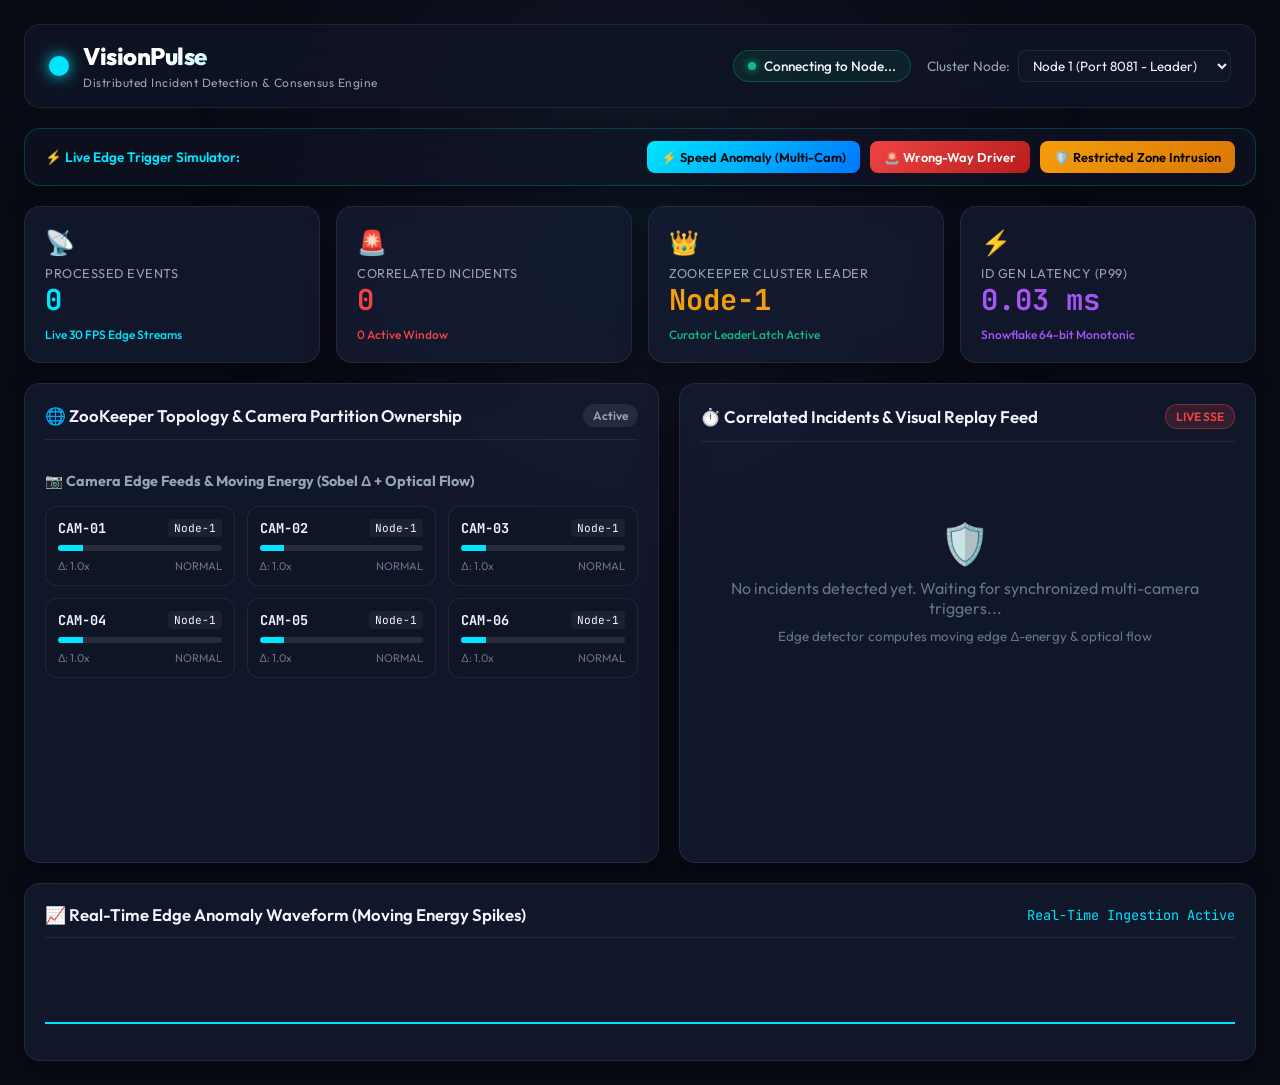
<file: dashboard/index.html>
﻿<!DOCTYPE html>
<html lang="en">
<head>
    <meta charset="UTF-8">
    <meta name="viewport" content="width=device-width, initial-scale=1.0">
    <title>VisionPulse | Distributed Incident Detection & Consensus Engine</title>
    <meta name="description" content="Distributed real-time incident detection, moving-edge analysis, and consensus platform.">
    <link rel="preconnect" href="https://fonts.googleapis.com">
    <link rel="preconnect" href="https://fonts.gstatic.com" crossorigin>
    <link href="https://fonts.googleapis.com/css2?family=Outfit:wght@300;400;500;600;700;800&family=JetBrains+Mono:wght@400;600;700&display=swap" rel="stylesheet">
    <link rel="stylesheet" href="css/style.css">
</head>
<body>
    <div class="background-glow"></div>
    <div class="app-container">
        <!-- Header -->
        <header class="navbar">
            <div class="logo-group">
                <div class="pulse-icon"></div>
                <div class="title-wrap">
                    <h1>VisionPulse</h1>
                    <span class="subtitle">Distributed Incident Detection & Consensus Engine</span>
                </div>
            </div>

            <div class="header-controls">
                <div class="cluster-status-pill" id="cluster-status-pill">
                    <span class="status-dot healthy"></span>
                    <span id="cluster-status-text">ZooKeeper Synced</span>
                </div>
                <div class="endpoint-picker">
                    <label for="node-port-select">Cluster Node:</label>
                    <select id="node-port-select">
                        <option value="http://localhost:8081" selected>Node 1 (Port 8081 - Leader)</option>
                        <option value="http://localhost:8082">Node 2 (Port 8082 - Worker)</option>
                        <option value="http://localhost:8083">Node 3 (Port 8083 - Worker)</option>
                    </select>
                </div>
            </div>
        </header>

        <!-- Simulation Bar -->
        <div class="simulation-bar glass">
            <span class="sim-label">⚡ Live Edge Trigger Simulator:</span>
            <div class="sim-btn-group">
                <button class="btn btn-primary" id="btn-mock-speed">⚡ Speed Anomaly (Multi-Cam)</button>
                <button class="btn btn-danger" id="btn-mock-wrongway">🚨 Wrong-Way Driver</button>
                <button class="btn btn-warning" id="btn-mock-intrusion">🛡️ Restricted Zone Intrusion</button>
            </div>
        </div>

        <!-- Metrics Grid -->
        <section class="metrics-grid">
            <div class="metric-card glass">
                <div class="metric-icon">📡</div>
                <div class="metric-info">
                    <span class="metric-label">Processed Events</span>
                    <span class="metric-value text-cyan" id="metric-events-count">0</span>
                </div>
                <span class="metric-trend text-cyan">Live 30 FPS Edge Streams</span>
            </div>

            <div class="metric-card glass">
                <div class="metric-icon">🚨</div>
                <div class="metric-info">
                    <span class="metric-label">Correlated Incidents</span>
                    <span class="metric-value text-red" id="metric-incidents-count">0</span>
                </div>
                <span class="metric-trend text-red" id="metric-active-incidents">0 Active Window</span>
            </div>

            <div class="metric-card glass">
                <div class="metric-icon">👑</div>
                <div class="metric-info">
                    <span class="metric-label">ZooKeeper Cluster Leader</span>
                    <span class="metric-value text-gold" id="metric-cluster-leader">Node-1</span>
                </div>
                <span class="metric-trend text-green" id="metric-leader-role">Curator LeaderLatch Active</span>
            </div>

            <div class="metric-card glass">
                <div class="metric-icon">⚡</div>
                <div class="metric-info">
                    <span class="metric-label">ID Gen Latency (p99)</span>
                    <span class="metric-value text-purple" id="metric-p99-latency">0.03 ms</span>
                </div>
                <span class="metric-trend text-purple">Snowflake 64-bit Monotonic</span>
            </div>
        </section>

        <!-- Main Dashboard Split -->
        <main class="dashboard-grid">
            <!-- Left Panel: Cluster Topology & Camera Partitions -->
            <section class="panel glass">
                <div class="panel-header">
                    <h2>🌐 ZooKeeper Topology & Camera Partition Ownership</h2>
                    <span class="badge" id="active-nodes-badge">Active</span>
                </div>

                <div class="cluster-nodes-container" id="cluster-nodes-container">
                    <!-- Nodes populated via JS -->
                </div>

                <div class="sub-section-title">
                    <h3>📷 Camera Edge Feeds & Moving Energy (Sobel Δ + Optical Flow)</h3>
                </div>

                <div class="cameras-grid" id="cameras-grid">
                    <!-- Cameras populated via JS -->
                </div>
            </section>

            <!-- Right Panel: Incident Stream & Timeline -->
            <section class="panel glass">
                <div class="panel-header">
                    <h2>⏱️ Correlated Incidents & Visual Replay Feed</h2>
                    <span class="badge live-badge">LIVE SSE</span>
                </div>

                <div class="incidents-feed" id="incidents-feed">
                    <div class="empty-state" id="empty-incidents-state">
                        <div class="empty-icon">🛡️</div>
                        <p>No incidents detected yet. Waiting for synchronized multi-camera triggers...</p>
                        <small>Edge detector computes moving edge Δ-energy & optical flow</small>
                    </div>
                </div>
            </section>
        </main>

        <!-- Raw Event Log & Real-Time Canvas Graph -->
        <footer class="bottom-panel glass">
            <div class="panel-header">
                <h2>📈 Real-Time Edge Anomaly Waveform (Moving Energy Spikes)</h2>
                <div class="stream-stats">
                    <span id="events-rate">Real-Time Ingestion Active</span>
                </div>
            </div>
            <div class="canvas-wrapper">
                <canvas id="waveform-canvas" height="90"></canvas>
            </div>
        </footer>
    </div>

    <!-- Visual Incident Replay Modal -->
    <div class="modal-overlay" id="incident-modal">
        <div class="modal-content glass">
            <div class="modal-header">
                <div class="modal-header-left">
                    <span class="badge-danger">INCIDENT INSPECT</span>
                    <h3 id="modal-incident-title">Incident Details</h3>
                </div>
                <button class="modal-close" id="modal-close-btn">&times;</button>
            </div>
            <div class="modal-body" id="modal-incident-body">
                <!-- Populated dynamically with side-by-side snapshots and raw JSON -->
            </div>
        </div>
    </div>

    <script src="js/app.js"></script>
</body>
</html>
</file>
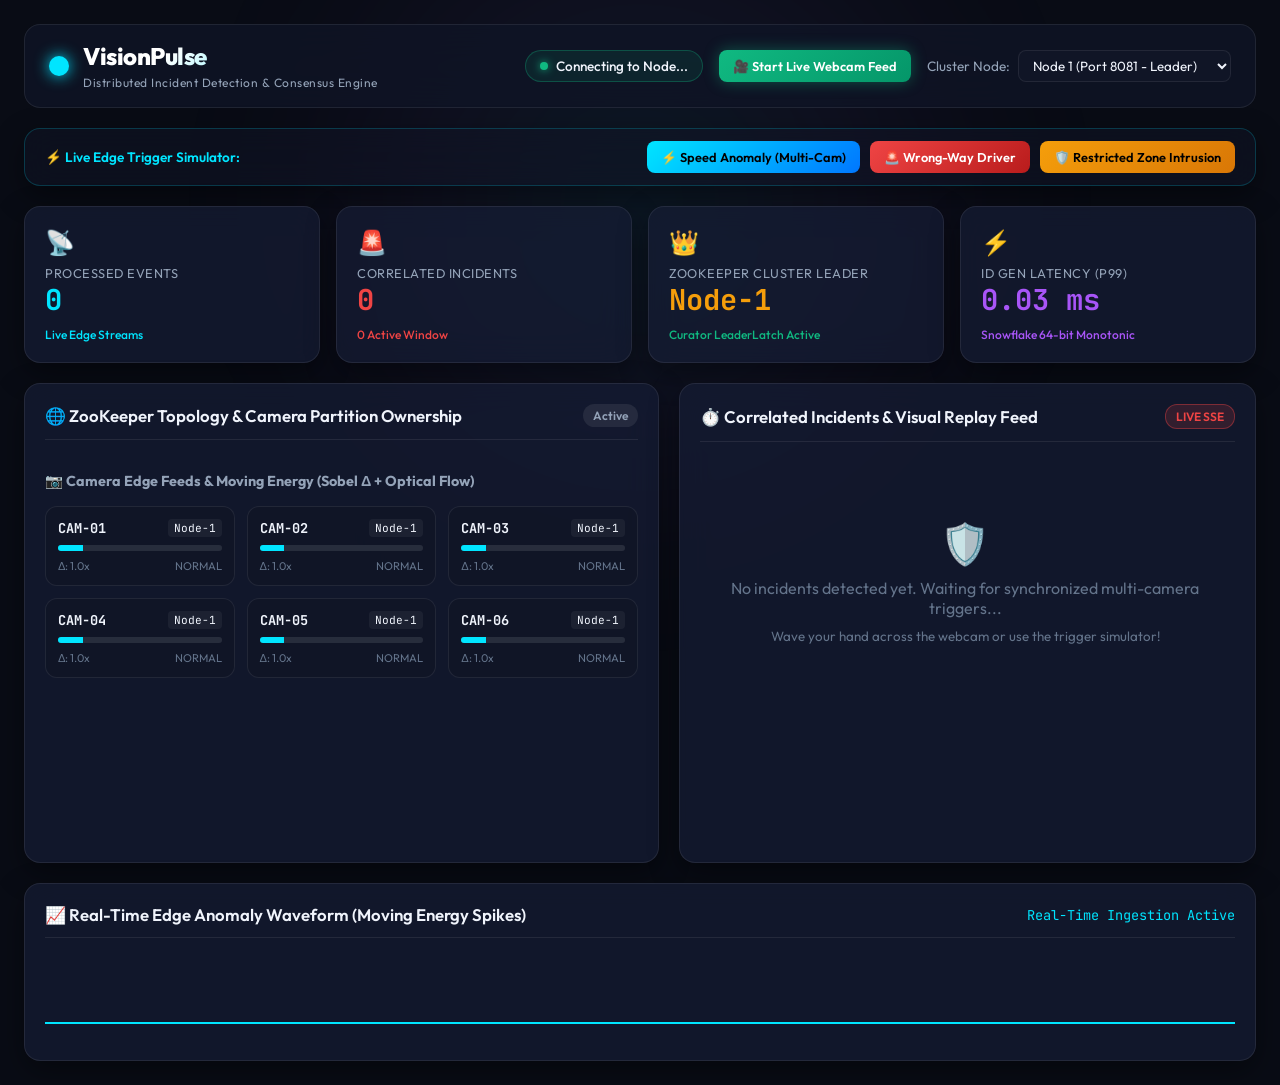
<file: event-coordinator/src/main/resources/static/index.html>
﻿<!DOCTYPE html>
<html lang="en">
<head>
    <meta charset="UTF-8">
    <meta name="viewport" content="width=device-width, initial-scale=1.0">
    <title>VisionPulse | Distributed Real-Time Incident & Consensus Engine</title>
    <meta name="description" content="Distributed real-time incident detection, moving-edge analysis, and consensus platform.">
    <link rel="preconnect" href="https://fonts.googleapis.com">
    <link rel="preconnect" href="https://fonts.gstatic.com" crossorigin>
    <link href="https://fonts.googleapis.com/css2?family=Outfit:wght@300;400;500;600;700;800&family=JetBrains+Mono:wght@400;600;700&display=swap" rel="stylesheet">
    <link rel="stylesheet" href="css/style.css">
</head>
<body>
    <div class="background-glow"></div>
    <div class="app-container">
        <!-- Header -->
        <header class="navbar">
            <div class="logo-group">
                <div class="pulse-icon"></div>
                <div class="title-wrap">
                    <h1>VisionPulse</h1>
                    <span class="subtitle">Distributed Incident Detection & Consensus Engine</span>
                </div>
            </div>

            <div class="header-controls">
                <div class="cluster-status-pill" id="cluster-status-pill">
                    <span class="status-dot healthy"></span>
                    <span id="cluster-status-text">ZooKeeper Synced</span>
                </div>
                <button class="btn btn-webcam" id="btn-toggle-webcam">🎥 Start Live Webcam Feed</button>
                <div class="endpoint-picker">
                    <label for="node-port-select">Cluster Node:</label>
                    <select id="node-port-select">
                        <option value="http://localhost:8081" selected>Node 1 (Port 8081 - Leader)</option>
                        <option value="http://localhost:8082">Node 2 (Port 8082 - Worker)</option>
                        <option value="http://localhost:8083">Node 3 (Port 8083 - Worker)</option>
                    </select>
                </div>
            </div>
        </header>

        <!-- Live Physical Webcam Preview Strip (Hidden until webcam started) -->
        <div class="webcam-live-strip glass" id="webcam-live-strip" style="display: none;">
            <div class="strip-header">
                <span class="badge live-badge">● LIVE PHYSICAL WEBCAM ACTIVE</span>
                <span style="font-size: 0.8rem; color: var(--text-secondary);">
                    Move your hand across the camera: Left Half = <strong>CAM-01 (West)</strong>, Right Half = <strong>CAM-02 (East)</strong>
                </span>
            </div>
            <div class="live-video-grid">
                <div class="video-container">
                    <video id="webcam-video" autoplay playsinline muted width="320" height="240"></video>
                    <span class="video-label">Raw Physical Webcam</span>
                </div>
                <div class="video-container">
                    <canvas id="canvas-sobel-live" width="320" height="240"></canvas>
                    <span class="video-label">Real-Time Sobel Edge Convolution</span>
                </div>
            </div>
        </div>

        <!-- Simulation Bar -->
        <div class="simulation-bar glass">
            <span class="sim-label">⚡ Live Edge Trigger Simulator:</span>
            <div class="sim-btn-group">
                <button class="btn btn-primary" id="btn-mock-speed">⚡ Speed Anomaly (Multi-Cam)</button>
                <button class="btn btn-danger" id="btn-mock-wrongway">🚨 Wrong-Way Driver</button>
                <button class="btn btn-warning" id="btn-mock-intrusion">🛡️ Restricted Zone Intrusion</button>
            </div>
        </div>

        <!-- Metrics Grid -->
        <section class="metrics-grid">
            <div class="metric-card glass">
                <div class="metric-icon">📡</div>
                <div class="metric-info">
                    <span class="metric-label">Processed Events</span>
                    <span class="metric-value text-cyan" id="metric-events-count">0</span>
                </div>
                <span class="metric-trend text-cyan">Live Edge Streams</span>
            </div>

            <div class="metric-card glass">
                <div class="metric-icon">🚨</div>
                <div class="metric-info">
                    <span class="metric-label">Correlated Incidents</span>
                    <span class="metric-value text-red" id="metric-incidents-count">0</span>
                </div>
                <span class="metric-trend text-red" id="metric-active-incidents">0 Active Window</span>
            </div>

            <div class="metric-card glass">
                <div class="metric-icon">👑</div>
                <div class="metric-info">
                    <span class="metric-label">ZooKeeper Cluster Leader</span>
                    <span class="metric-value text-gold" id="metric-cluster-leader">Node-1</span>
                </div>
                <span class="metric-trend text-green" id="metric-leader-role">Curator LeaderLatch Active</span>
            </div>

            <div class="metric-card glass">
                <div class="metric-icon">⚡</div>
                <div class="metric-info">
                    <span class="metric-label">ID Gen Latency (p99)</span>
                    <span class="metric-value text-purple" id="metric-p99-latency">0.03 ms</span>
                </div>
                <span class="metric-trend text-purple">Snowflake 64-bit Monotonic</span>
            </div>
        </section>

        <!-- Main Dashboard Split -->
        <main class="dashboard-grid">
            <!-- Left Panel: Cluster Topology & Camera Partitions -->
            <section class="panel glass">
                <div class="panel-header">
                    <h2>🌐 ZooKeeper Topology & Camera Partition Ownership</h2>
                    <span class="badge" id="active-nodes-badge">Active</span>
                </div>

                <div class="cluster-nodes-container" id="cluster-nodes-container">
                    <!-- Nodes populated via JS -->
                </div>

                <div class="sub-section-title">
                    <h3>📷 Camera Edge Feeds & Moving Energy (Sobel Δ + Optical Flow)</h3>
                </div>

                <div class="cameras-grid" id="cameras-grid">
                    <!-- Cameras populated via JS -->
                </div>
            </section>

            <!-- Right Panel: Incident Stream & Timeline -->
            <section class="panel glass">
                <div class="panel-header">
                    <h2>⏱️ Correlated Incidents & Visual Replay Feed</h2>
                    <span class="badge live-badge">LIVE SSE</span>
                </div>

                <div class="incidents-feed" id="incidents-feed">
                    <div class="empty-state" id="empty-incidents-state">
                        <div class="empty-icon">🛡️</div>
                        <p>No incidents detected yet. Waiting for synchronized multi-camera triggers...</p>
                        <small>Wave your hand across the webcam or use the trigger simulator!</small>
                    </div>
                </div>
            </section>
        </main>

        <!-- Raw Event Log & Real-Time Canvas Graph -->
        <footer class="bottom-panel glass">
            <div class="panel-header">
                <h2>📈 Real-Time Edge Anomaly Waveform (Moving Energy Spikes)</h2>
                <div class="stream-stats">
                    <span id="events-rate">Real-Time Ingestion Active</span>
                </div>
            </div>
            <div class="canvas-wrapper">
                <canvas id="waveform-canvas" height="90"></canvas>
            </div>
        </footer>
    </div>

    <!-- Visual Incident Replay Modal -->
    <div class="modal-overlay" id="incident-modal">
        <div class="modal-content glass">
            <div class="modal-header">
                <div class="modal-header-left">
                    <span class="badge-danger">INCIDENT INSPECT</span>
                    <h3 id="modal-incident-title">Incident Details</h3>
                </div>
                <button class="modal-close" id="modal-close-btn">&times;</button>
            </div>
            <div class="modal-body" id="modal-incident-body">
                <!-- Populated dynamically with side-by-side snapshots and raw JSON -->
            </div>
        </div>
    </div>

    <!-- Hidden Offscreen Canvas for Sobel Processing -->
    <canvas id="offscreen-canvas" width="320" height="240" style="display: none;"></canvas>

    <script src="js/app.js"></script>
</body>
</html>
</file>
<file: dashboard/css/style.css>
﻿:root {
    --bg-dark: #090c15;
    --bg-surface: #101526;
    --bg-card: rgba(22, 29, 53, 0.7);
    --border-glass: rgba(255, 255, 255, 0.08);
    --border-glow: rgba(0, 229, 255, 0.3);
    
    --text-primary: #f0f4fc;
    --text-secondary: #94a3b8;
    --text-muted: #64748b;

    --accent-cyan: #00e5ff;
    --accent-purple: #a855f7;
    --accent-gold: #f59e0b;
    --accent-red: #ef4444;
    --accent-green: #10b981;

    --font-main: 'Outfit', -apple-system, BlinkMacSystemFont, sans-serif;
    --font-mono: 'JetBrains Mono', monospace;
}

* {
    margin: 0;
    padding: 0;
    box-sizing: border-box;
}

body {
    background-color: var(--bg-dark);
    color: var(--text-primary);
    font-family: var(--font-main);
    min-height: 100vh;
    overflow-x: hidden;
    position: relative;
}

.background-glow {
    position: fixed;
    top: -20%;
    left: 20%;
    width: 60vw;
    height: 60vw;
    background: radial-gradient(circle, rgba(0, 229, 255, 0.08) 0%, rgba(168, 85, 247, 0.05) 40%, transparent 70%);
    filter: blur(80px);
    z-index: -1;
    pointer-events: none;
}

.app-container {
    max-width: 1440px;
    margin: 0 auto;
    padding: 24px;
    display: flex;
    flex-direction: column;
    gap: 20px;
}

.glass {
    background: var(--bg-card);
    backdrop-filter: blur(16px);
    -webkit-backdrop-filter: blur(16px);
    border: 1px solid var(--border-glass);
    border-radius: 16px;
    box-shadow: 0 10px 30px rgba(0, 0, 0, 0.4);
}

/* Navbar */
.navbar {
    display: flex;
    align-items: center;
    justify-content: space-between;
    padding: 16px 24px;
    background: rgba(16, 21, 38, 0.8);
    backdrop-filter: blur(20px);
    border: 1px solid var(--border-glass);
    border-radius: 16px;
}

.logo-group {
    display: flex;
    align-items: center;
    gap: 14px;
}

.pulse-icon {
    width: 20px;
    height: 20px;
    background: var(--accent-cyan);
    border-radius: 50%;
    box-shadow: 0 0 15px var(--accent-cyan);
    animation: pulseRing 2s infinite ease-out;
}

@keyframes pulseRing {
    0% { transform: scale(0.9); box-shadow: 0 0 0 0 rgba(0, 229, 255, 0.7); }
    70% { transform: scale(1.1); box-shadow: 0 0 0 12px rgba(0, 229, 255, 0); }
    100% { transform: scale(0.9); box-shadow: 0 0 0 0 rgba(0, 229, 255, 0); }
}

.title-wrap h1 {
    font-size: 1.5rem;
    font-weight: 800;
    letter-spacing: -0.5px;
    background: linear-gradient(135deg, #ffffff 30%, var(--accent-cyan) 100%);
    -webkit-background-clip: text;
    -webkit-text-fill-color: transparent;
}

.subtitle {
    font-size: 0.75rem;
    color: var(--text-secondary);
    letter-spacing: 0.5px;
}

.header-controls {
    display: flex;
    align-items: center;
    gap: 16px;
}

.cluster-status-pill {
    display: flex;
    align-items: center;
    gap: 8px;
    padding: 6px 14px;
    background: rgba(16, 185, 129, 0.1);
    border: 1px solid rgba(16, 185, 129, 0.3);
    border-radius: 20px;
    font-size: 0.85rem;
    font-weight: 500;
}

.status-dot {
    width: 8px;
    height: 8px;
    border-radius: 50%;
}
.status-dot.healthy { background: var(--accent-green); box-shadow: 0 0 8px var(--accent-green); }
.status-dot.danger { background: var(--accent-red); box-shadow: 0 0 8px var(--accent-red); }

.endpoint-picker {
    display: flex;
    align-items: center;
    gap: 8px;
    font-size: 0.85rem;
    color: var(--text-secondary);
}

.endpoint-picker select {
    background: var(--bg-surface);
    color: var(--text-primary);
    border: 1px solid var(--border-glass);
    border-radius: 8px;
    padding: 6px 10px;
    font-family: var(--font-main);
    cursor: pointer;
    outline: none;
}

/* Simulation Bar */
.simulation-bar {
    padding: 12px 20px;
    display: flex;
    align-items: center;
    justify-content: space-between;
    flex-wrap: wrap;
    gap: 12px;
    border: 1px solid rgba(0, 229, 255, 0.2);
    background: rgba(16, 21, 38, 0.5);
}

.sim-label {
    font-size: 0.85rem;
    font-weight: 600;
    color: var(--accent-cyan);
}

.sim-btn-group {
    display: flex;
    gap: 10px;
}

.btn {
    padding: 8px 14px;
    border-radius: 8px;
    font-family: var(--font-main);
    font-weight: 600;
    font-size: 0.8rem;
    cursor: pointer;
    border: none;
    transition: all 0.2s ease;
}

.btn-primary {
    background: linear-gradient(135deg, #00e5ff, #0077ff);
    color: #000;
}
.btn-danger {
    background: linear-gradient(135deg, #ef4444, #b91c1c);
    color: #fff;
}
.btn-warning {
    background: linear-gradient(135deg, #f59e0b, #d97706);
    color: #000;
}

.btn:hover {
    transform: translateY(-2px);
    box-shadow: 0 4px 15px rgba(255, 255, 255, 0.15);
}

/* Metrics Grid */
.metrics-grid {
    display: grid;
    grid-template-columns: repeat(auto-fit, minmax(240px, 1fr));
    gap: 16px;
}

.metric-card {
    padding: 20px;
    display: flex;
    flex-direction: column;
    gap: 8px;
}

.metric-icon {
    font-size: 1.5rem;
}

.metric-info {
    display: flex;
    flex-direction: column;
}

.metric-label {
    font-size: 0.8rem;
    color: var(--text-secondary);
    text-transform: uppercase;
    letter-spacing: 0.5px;
}

.metric-value {
    font-size: 1.8rem;
    font-weight: 700;
    font-family: var(--font-mono);
}

.metric-trend {
    font-size: 0.75rem;
    font-weight: 500;
}

/* Text Colors */
.text-cyan { color: var(--accent-cyan); }
.text-red { color: var(--accent-red); }
.text-gold { color: var(--accent-gold); }
.text-purple { color: var(--accent-purple); }
.text-green { color: var(--accent-green); }

/* Dashboard Grid */
.dashboard-grid {
    display: grid;
    grid-template-columns: 1.1fr 1fr;
    gap: 20px;
}

@media (max-width: 1024px) {
    .dashboard-grid { grid-template-columns: 1fr; }
}

.panel {
    padding: 20px;
    display: flex;
    flex-direction: column;
    gap: 16px;
    min-height: 480px;
}

.panel-header {
    display: flex;
    align-items: center;
    justify-content: space-between;
    border-bottom: 1px solid var(--border-glass);
    padding-bottom: 12px;
}

.panel-header h2 {
    font-size: 1.05rem;
    font-weight: 600;
}

.badge {
    padding: 4px 10px;
    border-radius: 12px;
    font-size: 0.75rem;
    font-weight: 600;
    background: rgba(255, 255, 255, 0.08);
    color: var(--text-secondary);
}

.badge.live-badge {
    background: rgba(239, 68, 68, 0.15);
    color: var(--accent-red);
    border: 1px solid rgba(239, 68, 68, 0.4);
    animation: livePulse 1.5s infinite;
}

.badge-danger {
    background: rgba(239, 68, 68, 0.2);
    color: var(--accent-red);
    padding: 3px 8px;
    border-radius: 6px;
    font-size: 0.7rem;
    font-weight: 700;
}

@keyframes livePulse {
    0%, 100% { opacity: 1; }
    50% { opacity: 0.4; }
}

/* Cluster Topology */
.cluster-nodes-container {
    display: grid;
    grid-template-columns: repeat(auto-fit, minmax(180px, 1fr));
    gap: 12px;
}

.cluster-node-card {
    background: rgba(16, 21, 38, 0.6);
    border: 1px solid var(--border-glass);
    border-radius: 12px;
    padding: 14px;
    display: flex;
    flex-direction: column;
    gap: 8px;
    transition: all 0.3s ease;
}

.cluster-node-card.leader {
    border-color: rgba(245, 158, 11, 0.5);
    background: linear-gradient(135deg, rgba(245, 158, 11, 0.08), rgba(16, 21, 38, 0.8));
    box-shadow: 0 0 15px rgba(245, 158, 11, 0.15);
}

.node-card-top {
    display: flex;
    align-items: center;
    justify-content: space-between;
}

.node-name {
    font-weight: 700;
    font-size: 0.95rem;
}

.node-role-badge {
    font-size: 0.7rem;
    padding: 2px 6px;
    border-radius: 6px;
    font-weight: 700;
    text-transform: uppercase;
}
.role-leader { background: rgba(245, 158, 11, 0.2); color: var(--accent-gold); }
.role-worker { background: rgba(0, 229, 255, 0.15); color: var(--accent-cyan); }

.node-cameras-list {
    display: flex;
    flex-wrap: wrap;
    gap: 4px;
}

.cam-chip {
    font-size: 0.7rem;
    padding: 2px 6px;
    background: rgba(255, 255, 255, 0.05);
    border-radius: 4px;
    font-family: var(--font-mono);
}

/* Camera Grid */
.sub-section-title h3 {
    font-size: 0.9rem;
    color: var(--text-secondary);
}

.cameras-grid {
    display: grid;
    grid-template-columns: repeat(3, 1fr);
    gap: 12px;
}

@media (max-width: 768px) {
    .cameras-grid { grid-template-columns: repeat(2, 1fr); }
}

.camera-card {
    background: rgba(16, 21, 38, 0.6);
    border: 1px solid var(--border-glass);
    border-radius: 12px;
    padding: 12px;
    display: flex;
    flex-direction: column;
    gap: 8px;
    transition: border-color 0.2s ease;
}

.camera-card.alert {
    border-color: var(--accent-red);
    box-shadow: 0 0 15px rgba(239, 68, 68, 0.3);
}

.camera-card-top {
    display: flex;
    justify-content: space-between;
    align-items: center;
}

.camera-id {
    font-family: var(--font-mono);
    font-weight: 700;
    font-size: 0.85rem;
}

.energy-bar-wrap {
    height: 6px;
    background: rgba(255, 255, 255, 0.1);
    border-radius: 3px;
    overflow: hidden;
}

.energy-bar-fill {
    height: 100%;
    width: 15%;
    background: var(--accent-cyan);
    transition: width 0.2s ease;
}
.energy-bar-fill.spike { background: var(--accent-red); }

.camera-metrics-sub {
    display: flex;
    justify-content: space-between;
    font-size: 0.7rem;
    color: var(--text-muted);
}

/* Incident Feed & Thumbnails */
.incidents-feed {
    display: flex;
    flex-direction: column;
    gap: 12px;
    overflow-y: auto;
    max-height: 480px;
    padding-right: 4px;
}

.incident-card {
    background: rgba(16, 21, 38, 0.8);
    border-radius: 12px;
    padding: 14px;
    display: flex;
    flex-direction: column;
    gap: 10px;
    cursor: pointer;
    transition: transform 0.2s ease, background-color 0.2s ease;
    border: 1px solid var(--border-glass);
    border-left: 4px solid var(--accent-red);
}

.incident-card:hover {
    transform: translateX(4px);
    background: rgba(22, 29, 53, 0.95);
    border-color: rgba(239, 68, 68, 0.5);
}

.incident-top {
    display: flex;
    justify-content: space-between;
    align-items: center;
}

.incident-id {
    font-family: var(--font-mono);
    font-weight: 700;
    color: var(--accent-red);
    font-size: 0.85rem;
}

.incident-conf {
    font-size: 0.75rem;
    padding: 2px 8px;
    background: rgba(239, 68, 68, 0.2);
    color: var(--accent-red);
    border-radius: 8px;
    font-weight: 700;
}

.incident-meta {
    display: flex;
    gap: 10px;
    font-size: 0.75rem;
    color: var(--text-secondary);
}

.incident-thumbnails-row {
    display: flex;
    gap: 8px;
}

.incident-thumb {
    width: 90px;
    height: 60px;
    object-fit: cover;
    border-radius: 6px;
    border: 1px solid rgba(255, 255, 255, 0.15);
}

.empty-state {
    display: flex;
    flex-direction: column;
    align-items: center;
    justify-content: center;
    padding: 60px 20px;
    text-align: center;
    color: var(--text-muted);
    gap: 10px;
}

.empty-icon { font-size: 2.5rem; }

/* Bottom Canvas */
.bottom-panel {
    padding: 20px;
    display: flex;
    flex-direction: column;
    gap: 12px;
}

.canvas-wrapper {
    width: 100%;
    height: 90px;
}

#waveform-canvas {
    width: 100%;
    height: 100%;
    display: block;
}

.stream-stats {
    font-family: var(--font-mono);
    font-size: 0.85rem;
    color: var(--accent-cyan);
}

/* Modal */
.modal-overlay {
    position: fixed;
    top: 0;
    left: 0;
    width: 100vw;
    height: 100vh;
    background: rgba(0, 0, 0, 0.8);
    backdrop-filter: blur(8px);
    display: none;
    align-items: center;
    justify-content: center;
    z-index: 999;
}

.modal-overlay.open { display: flex; }

.modal-content {
    width: 90%;
    max-width: 780px;
    padding: 24px;
    display: flex;
    flex-direction: column;
    gap: 16px;
    background: var(--bg-surface);
}

.modal-header {
    display: flex;
    justify-content: space-between;
    align-items: center;
}

.modal-header-left {
    display: flex;
    align-items: center;
    gap: 10px;
}

.modal-close {
    background: none;
    border: none;
    color: var(--text-secondary);
    font-size: 1.5rem;
    cursor: pointer;
}

.modal-snapshots-grid {
    display: grid;
    grid-template-columns: repeat(auto-fit, minmax(220px, 1fr));
    gap: 12px;
}

.modal-snapshot-card {
    display: flex;
    flex-direction: column;
    gap: 6px;
    background: rgba(0, 0, 0, 0.3);
    padding: 8px;
    border-radius: 8px;
}

.modal-snapshot-card img {
    width: 100%;
    height: 160px;
    object-fit: cover;
    border-radius: 6px;
}

.modal-body pre {
    background: var(--bg-dark);
    padding: 14px;
    border-radius: 8px;
    font-family: var(--font-mono);
    font-size: 0.75rem;
    max-height: 180px;
    overflow-y: auto;
    color: var(--accent-cyan);
}
</file>
<file: event-coordinator/src/main/resources/static/css/style.css>
﻿:root {
    --bg-dark: #090c15;
    --bg-surface: #101526;
    --bg-card: rgba(22, 29, 53, 0.7);
    --border-glass: rgba(255, 255, 255, 0.08);
    --border-glow: rgba(0, 229, 255, 0.3);
    
    --text-primary: #f0f4fc;
    --text-secondary: #94a3b8;
    --text-muted: #64748b;

    --accent-cyan: #00e5ff;
    --accent-purple: #a855f7;
    --accent-gold: #f59e0b;
    --accent-red: #ef4444;
    --accent-green: #10b981;

    --font-main: 'Outfit', -apple-system, BlinkMacSystemFont, sans-serif;
    --font-mono: 'JetBrains Mono', monospace;
}

* {
    margin: 0;
    padding: 0;
    box-sizing: border-box;
}

body {
    background-color: var(--bg-dark);
    color: var(--text-primary);
    font-family: var(--font-main);
    min-height: 100vh;
    overflow-x: hidden;
    position: relative;
}

.background-glow {
    position: fixed;
    top: -20%;
    left: 20%;
    width: 60vw;
    height: 60vw;
    background: radial-gradient(circle, rgba(0, 229, 255, 0.08) 0%, rgba(168, 85, 247, 0.05) 40%, transparent 70%);
    filter: blur(80px);
    z-index: -1;
    pointer-events: none;
}

.app-container {
    max-width: 1440px;
    margin: 0 auto;
    padding: 24px;
    display: flex;
    flex-direction: column;
    gap: 20px;
}

.glass {
    background: var(--bg-card);
    backdrop-filter: blur(16px);
    -webkit-backdrop-filter: blur(16px);
    border: 1px solid var(--border-glass);
    border-radius: 16px;
    box-shadow: 0 10px 30px rgba(0, 0, 0, 0.4);
}

/* Navbar */
.navbar {
    display: flex;
    align-items: center;
    justify-content: space-between;
    padding: 16px 24px;
    background: rgba(16, 21, 38, 0.8);
    backdrop-filter: blur(20px);
    border: 1px solid var(--border-glass);
    border-radius: 16px;
}

.logo-group {
    display: flex;
    align-items: center;
    gap: 14px;
}

.pulse-icon {
    width: 20px;
    height: 20px;
    background: var(--accent-cyan);
    border-radius: 50%;
    box-shadow: 0 0 15px var(--accent-cyan);
    animation: pulseRing 2s infinite ease-out;
}

@keyframes pulseRing {
    0% { transform: scale(0.9); box-shadow: 0 0 0 0 rgba(0, 229, 255, 0.7); }
    70% { transform: scale(1.1); box-shadow: 0 0 0 12px rgba(0, 229, 255, 0); }
    100% { transform: scale(0.9); box-shadow: 0 0 0 0 rgba(0, 229, 255, 0); }
}

.title-wrap h1 {
    font-size: 1.5rem;
    font-weight: 800;
    letter-spacing: -0.5px;
    background: linear-gradient(135deg, #ffffff 30%, var(--accent-cyan) 100%);
    -webkit-background-clip: text;
    -webkit-text-fill-color: transparent;
}

.subtitle {
    font-size: 0.75rem;
    color: var(--text-secondary);
    letter-spacing: 0.5px;
}

.header-controls {
    display: flex;
    align-items: center;
    gap: 16px;
}

.cluster-status-pill {
    display: flex;
    align-items: center;
    gap: 8px;
    padding: 6px 14px;
    background: rgba(16, 185, 129, 0.1);
    border: 1px solid rgba(16, 185, 129, 0.3);
    border-radius: 20px;
    font-size: 0.85rem;
    font-weight: 500;
}

.status-dot {
    width: 8px;
    height: 8px;
    border-radius: 50%;
}
.status-dot.healthy { background: var(--accent-green); box-shadow: 0 0 8px var(--accent-green); }
.status-dot.danger { background: var(--accent-red); box-shadow: 0 0 8px var(--accent-red); }

.endpoint-picker {
    display: flex;
    align-items: center;
    gap: 8px;
    font-size: 0.85rem;
    color: var(--text-secondary);
}

.endpoint-picker select {
    background: var(--bg-surface);
    color: var(--text-primary);
    border: 1px solid var(--border-glass);
    border-radius: 8px;
    padding: 6px 10px;
    font-family: var(--font-main);
    cursor: pointer;
    outline: none;
}

/* Simulation Bar */
.simulation-bar {
    padding: 12px 20px;
    display: flex;
    align-items: center;
    justify-content: space-between;
    flex-wrap: wrap;
    gap: 12px;
    border: 1px solid rgba(0, 229, 255, 0.2);
    background: rgba(16, 21, 38, 0.5);
}

.sim-label {
    font-size: 0.85rem;
    font-weight: 600;
    color: var(--accent-cyan);
}

.sim-btn-group {
    display: flex;
    gap: 10px;
}

.btn {
    padding: 8px 14px;
    border-radius: 8px;
    font-family: var(--font-main);
    font-weight: 600;
    font-size: 0.8rem;
    cursor: pointer;
    border: none;
    transition: all 0.2s ease;
}

.btn-primary {
    background: linear-gradient(135deg, #00e5ff, #0077ff);
    color: #000;
}
.btn-danger {
    background: linear-gradient(135deg, #ef4444, #b91c1c);
    color: #fff;
}
.btn-warning {
    background: linear-gradient(135deg, #f59e0b, #d97706);
    color: #000;
}

.btn:hover {
    transform: translateY(-2px);
    box-shadow: 0 4px 15px rgba(255, 255, 255, 0.15);
}

/* Metrics Grid */
.metrics-grid {
    display: grid;
    grid-template-columns: repeat(auto-fit, minmax(240px, 1fr));
    gap: 16px;
}

.metric-card {
    padding: 20px;
    display: flex;
    flex-direction: column;
    gap: 8px;
}

.metric-icon {
    font-size: 1.5rem;
}

.metric-info {
    display: flex;
    flex-direction: column;
}

.metric-label {
    font-size: 0.8rem;
    color: var(--text-secondary);
    text-transform: uppercase;
    letter-spacing: 0.5px;
}

.metric-value {
    font-size: 1.8rem;
    font-weight: 700;
    font-family: var(--font-mono);
}

.metric-trend {
    font-size: 0.75rem;
    font-weight: 500;
}

/* Text Colors */
.text-cyan { color: var(--accent-cyan); }
.text-red { color: var(--accent-red); }
.text-gold { color: var(--accent-gold); }
.text-purple { color: var(--accent-purple); }
.text-green { color: var(--accent-green); }

/* Dashboard Grid */
.dashboard-grid {
    display: grid;
    grid-template-columns: 1.1fr 1fr;
    gap: 20px;
}

@media (max-width: 1024px) {
    .dashboard-grid { grid-template-columns: 1fr; }
}

.panel {
    padding: 20px;
    display: flex;
    flex-direction: column;
    gap: 16px;
    min-height: 480px;
}

.panel-header {
    display: flex;
    align-items: center;
    justify-content: space-between;
    border-bottom: 1px solid var(--border-glass);
    padding-bottom: 12px;
}

.panel-header h2 {
    font-size: 1.05rem;
    font-weight: 600;
}

.badge {
    padding: 4px 10px;
    border-radius: 12px;
    font-size: 0.75rem;
    font-weight: 600;
    background: rgba(255, 255, 255, 0.08);
    color: var(--text-secondary);
}

.badge.live-badge {
    background: rgba(239, 68, 68, 0.15);
    color: var(--accent-red);
    border: 1px solid rgba(239, 68, 68, 0.4);
    animation: livePulse 1.5s infinite;
}

.badge-danger {
    background: rgba(239, 68, 68, 0.2);
    color: var(--accent-red);
    padding: 3px 8px;
    border-radius: 6px;
    font-size: 0.7rem;
    font-weight: 700;
}

@keyframes livePulse {
    0%, 100% { opacity: 1; }
    50% { opacity: 0.4; }
}

/* Cluster Topology */
.cluster-nodes-container {
    display: grid;
    grid-template-columns: repeat(auto-fit, minmax(180px, 1fr));
    gap: 12px;
}

.cluster-node-card {
    background: rgba(16, 21, 38, 0.6);
    border: 1px solid var(--border-glass);
    border-radius: 12px;
    padding: 14px;
    display: flex;
    flex-direction: column;
    gap: 8px;
    transition: all 0.3s ease;
}

.cluster-node-card.leader {
    border-color: rgba(245, 158, 11, 0.5);
    background: linear-gradient(135deg, rgba(245, 158, 11, 0.08), rgba(16, 21, 38, 0.8));
    box-shadow: 0 0 15px rgba(245, 158, 11, 0.15);
}

.node-card-top {
    display: flex;
    align-items: center;
    justify-content: space-between;
}

.node-name {
    font-weight: 700;
    font-size: 0.95rem;
}

.node-role-badge {
    font-size: 0.7rem;
    padding: 2px 6px;
    border-radius: 6px;
    font-weight: 700;
    text-transform: uppercase;
}
.role-leader { background: rgba(245, 158, 11, 0.2); color: var(--accent-gold); }
.role-worker { background: rgba(0, 229, 255, 0.15); color: var(--accent-cyan); }

.node-cameras-list {
    display: flex;
    flex-wrap: wrap;
    gap: 4px;
}

.cam-chip {
    font-size: 0.7rem;
    padding: 2px 6px;
    background: rgba(255, 255, 255, 0.05);
    border-radius: 4px;
    font-family: var(--font-mono);
}

/* Camera Grid */
.sub-section-title h3 {
    font-size: 0.9rem;
    color: var(--text-secondary);
}

.cameras-grid {
    display: grid;
    grid-template-columns: repeat(3, 1fr);
    gap: 12px;
}

@media (max-width: 768px) {
    .cameras-grid { grid-template-columns: repeat(2, 1fr); }
}

.camera-card {
    background: rgba(16, 21, 38, 0.6);
    border: 1px solid var(--border-glass);
    border-radius: 12px;
    padding: 12px;
    display: flex;
    flex-direction: column;
    gap: 8px;
    transition: border-color 0.2s ease;
}

.camera-card.alert {
    border-color: var(--accent-red);
    box-shadow: 0 0 15px rgba(239, 68, 68, 0.3);
}

.camera-card-top {
    display: flex;
    justify-content: space-between;
    align-items: center;
}

.camera-id {
    font-family: var(--font-mono);
    font-weight: 700;
    font-size: 0.85rem;
}

.energy-bar-wrap {
    height: 6px;
    background: rgba(255, 255, 255, 0.1);
    border-radius: 3px;
    overflow: hidden;
}

.energy-bar-fill {
    height: 100%;
    width: 15%;
    background: var(--accent-cyan);
    transition: width 0.2s ease;
}
.energy-bar-fill.spike { background: var(--accent-red); }

.camera-metrics-sub {
    display: flex;
    justify-content: space-between;
    font-size: 0.7rem;
    color: var(--text-muted);
}

/* Incident Feed & Thumbnails */
.incidents-feed {
    display: flex;
    flex-direction: column;
    gap: 12px;
    overflow-y: auto;
    max-height: 480px;
    padding-right: 4px;
}

.incident-card {
    background: rgba(16, 21, 38, 0.8);
    border-radius: 12px;
    padding: 14px;
    display: flex;
    flex-direction: column;
    gap: 10px;
    cursor: pointer;
    transition: transform 0.2s ease, background-color 0.2s ease;
    border: 1px solid var(--border-glass);
    border-left: 4px solid var(--accent-red);
}

.incident-card:hover {
    transform: translateX(4px);
    background: rgba(22, 29, 53, 0.95);
    border-color: rgba(239, 68, 68, 0.5);
}

.incident-top {
    display: flex;
    justify-content: space-between;
    align-items: center;
}

.incident-id {
    font-family: var(--font-mono);
    font-weight: 700;
    color: var(--accent-red);
    font-size: 0.85rem;
}

.incident-conf {
    font-size: 0.75rem;
    padding: 2px 8px;
    background: rgba(239, 68, 68, 0.2);
    color: var(--accent-red);
    border-radius: 8px;
    font-weight: 700;
}

.incident-meta {
    display: flex;
    gap: 10px;
    font-size: 0.75rem;
    color: var(--text-secondary);
}

.incident-thumbnails-row {
    display: flex;
    gap: 8px;
}

.incident-thumb {
    width: 90px;
    height: 60px;
    object-fit: cover;
    border-radius: 6px;
    border: 1px solid rgba(255, 255, 255, 0.15);
}

.empty-state {
    display: flex;
    flex-direction: column;
    align-items: center;
    justify-content: center;
    padding: 60px 20px;
    text-align: center;
    color: var(--text-muted);
    gap: 10px;
}

.empty-icon { font-size: 2.5rem; }

/* Bottom Canvas */
.bottom-panel {
    padding: 20px;
    display: flex;
    flex-direction: column;
    gap: 12px;
}

.canvas-wrapper {
    width: 100%;
    height: 90px;
}

#waveform-canvas {
    width: 100%;
    height: 100%;
    display: block;
}

.stream-stats {
    font-family: var(--font-mono);
    font-size: 0.85rem;
    color: var(--accent-cyan);
}

/* Modal */
.modal-overlay {
    position: fixed;
    top: 0;
    left: 0;
    width: 100vw;
    height: 100vh;
    background: rgba(0, 0, 0, 0.8);
    backdrop-filter: blur(8px);
    display: none;
    align-items: center;
    justify-content: center;
    z-index: 999;
}

.modal-overlay.open { display: flex; }

.modal-content {
    width: 90%;
    max-width: 780px;
    padding: 24px;
    display: flex;
    flex-direction: column;
    gap: 16px;
    background: var(--bg-surface);
}

.modal-header {
    display: flex;
    justify-content: space-between;
    align-items: center;
}

.modal-header-left {
    display: flex;
    align-items: center;
    gap: 10px;
}

.modal-close {
    background: none;
    border: none;
    color: var(--text-secondary);
    font-size: 1.5rem;
    cursor: pointer;
}

.modal-snapshots-grid {
    display: grid;
    grid-template-columns: repeat(auto-fit, minmax(220px, 1fr));
    gap: 12px;
}

.modal-snapshot-card {
    display: flex;
    flex-direction: column;
    gap: 6px;
    background: rgba(0, 0, 0, 0.3);
    padding: 8px;
    border-radius: 8px;
}

.modal-snapshot-card img {
    width: 100%;
    height: 160px;
    object-fit: cover;
    border-radius: 6px;
}

.modal-body pre {
    background: var(--bg-dark);
    padding: 14px;
    border-radius: 8px;
    font-family: var(--font-mono);
    font-size: 0.75rem;
    max-height: 180px;
    overflow-y: auto;
    color: var(--accent-cyan);
}
/* Add webcam strip styling */
.btn-webcam {
    background: linear-gradient(135deg, #10b981, #059669);
    color: #fff;
    box-shadow: 0 0 15px rgba(16, 185, 129, 0.4);
}
.btn-webcam:hover {
    transform: translateY(-2px);
    box-shadow: 0 0 20px rgba(16, 185, 129, 0.6);
}

.webcam-live-strip {
    padding: 16px;
    display: flex;
    flex-direction: column;
    gap: 12px;
    border: 1px solid rgba(16, 185, 129, 0.4);
    background: rgba(16, 21, 38, 0.8);
    animation: fadeIn 0.4s ease;
}

.strip-header {
    display: flex;
    align-items: center;
    justify-content: space-between;
}

.live-video-grid {
    display: flex;
    gap: 16px;
    justify-content: center;
    flex-wrap: wrap;
}

.video-container {
    position: relative;
    border-radius: 12px;
    overflow: hidden;
    border: 1px solid var(--border-glass);
    background: #000;
}

.video-container video, .video-container canvas {
    display: block;
    width: 320px;
    height: 240px;
    object-fit: cover;
}

.video-label {
    position: absolute;
    bottom: 8px;
    left: 8px;
    background: rgba(0, 0, 0, 0.7);
    padding: 2px 8px;
    border-radius: 4px;
    font-size: 0.7rem;
    font-family: var(--font-mono);
    color: var(--accent-cyan);
}

@keyframes fadeIn {
    from { opacity: 0; transform: translateY(-10px); }
    to { opacity: 1; transform: translateY(0); }
}
</file>
